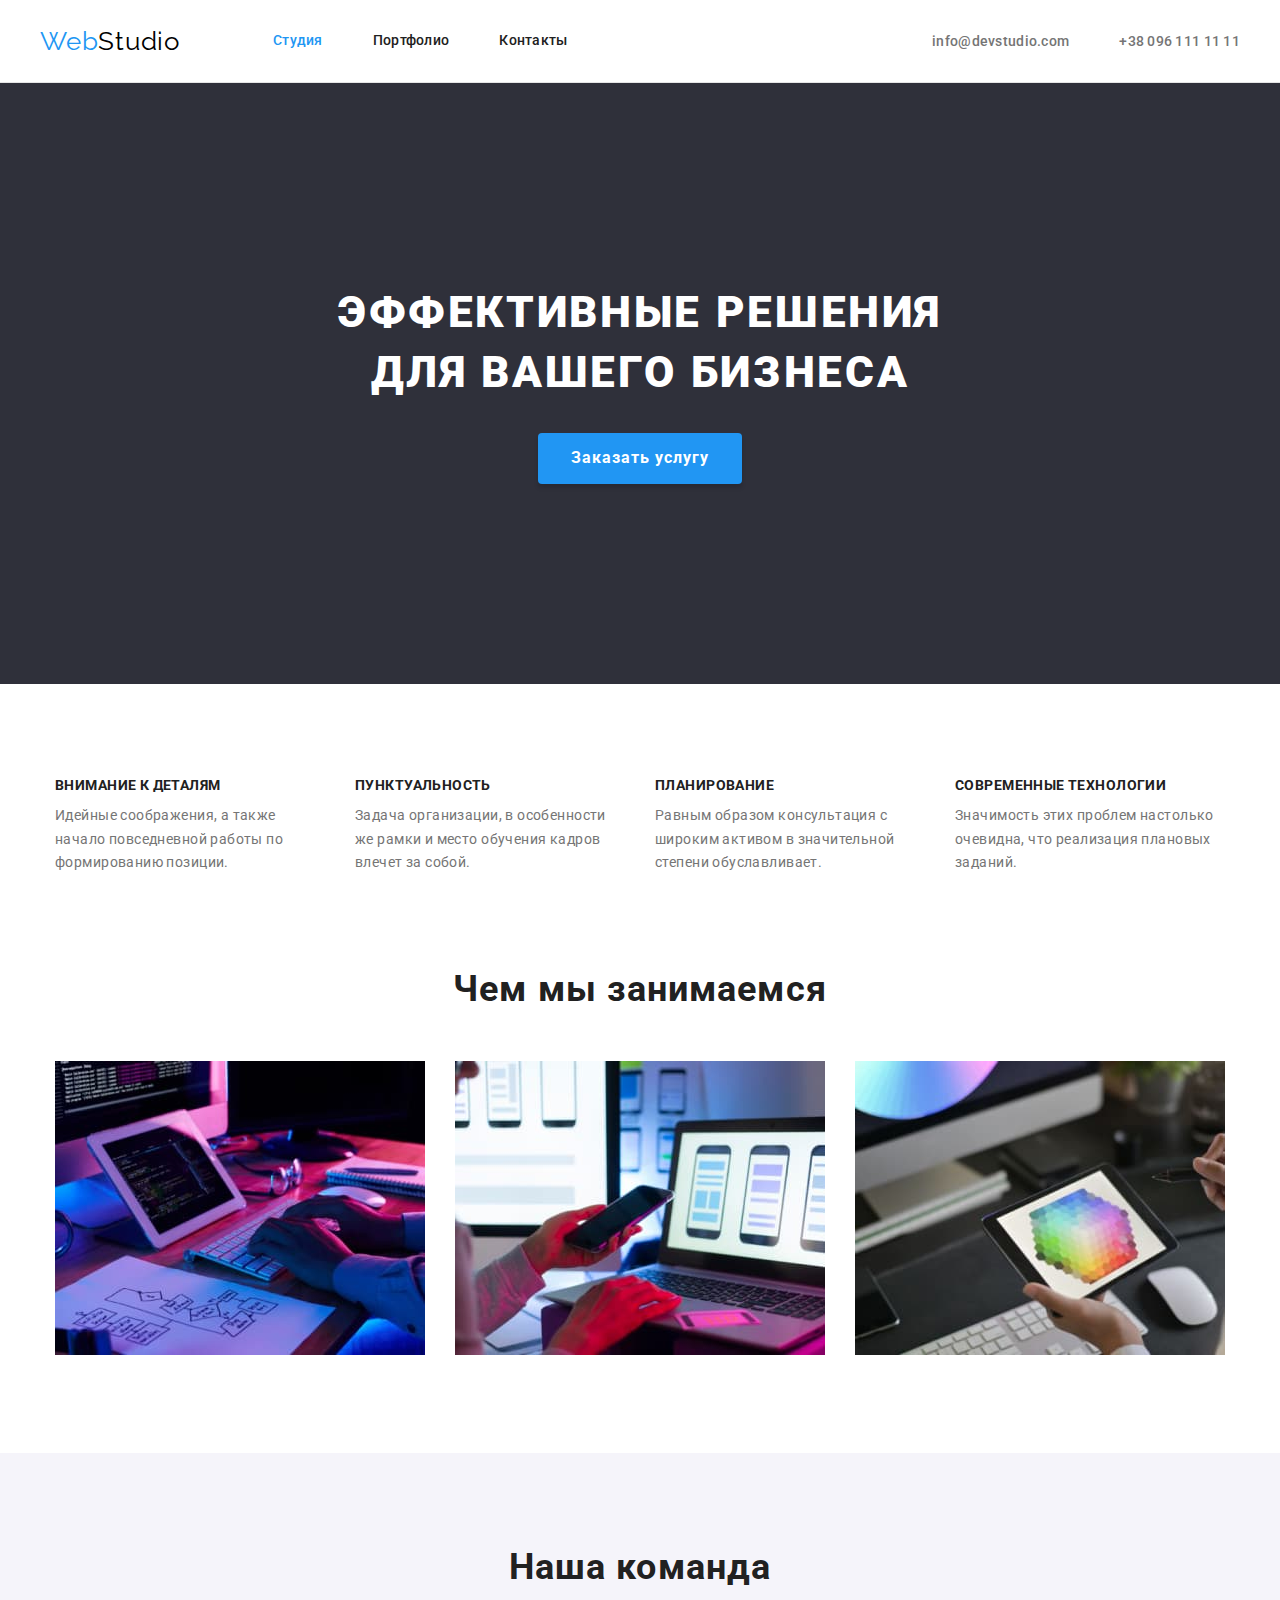
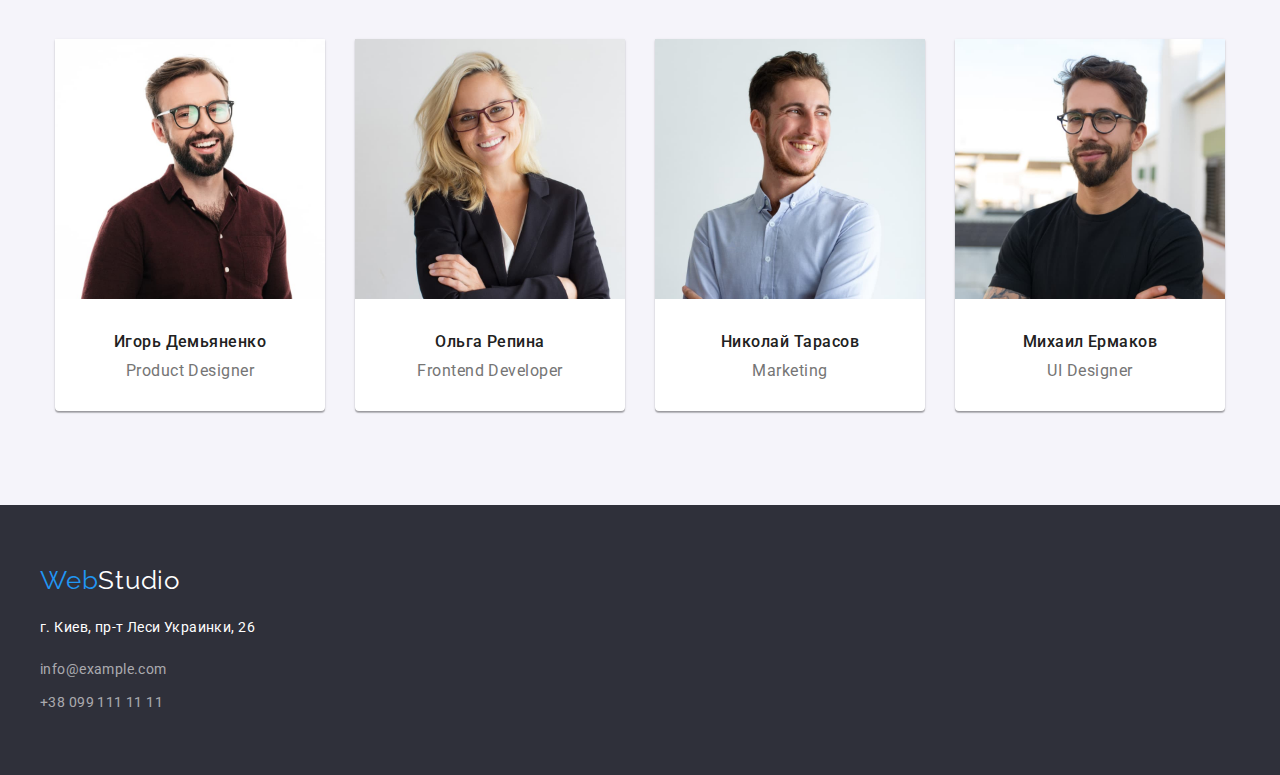
<file: index.html>
<!DOCTYPE html>
<html lang="en">
  <head>
    <meta charset="UTF-8" />
    <meta http-equiv="X-UA-Compatible" content="IE=edge" />
    <meta name="viewport" content="width=device-width, initial-scale=1.0" />
    <title>Document</title>
    <link rel="preconnect" href="https://fonts.googleapis.com" />
    <link rel="preconnect" href="https://fonts.gstatic.com" crossorigin />
    <link
      href="https://fonts.googleapis.com/css2?family=Raleway:wght@700&family=Roboto:wght@400;500;700;900&display=swap"
      rel="stylesheet"
    />
    <link
      rel="stylesheet"
      href="https://cdnjs.cloudflare.com/ajax/libs/modern-normalize/1.1.0/modern-normalize.min.css"
    />
    <link rel="stylesheet" href="./css/styles.css" />
  </head>

  <body>
    <!--Header-->
    <header class="hr-line">
      <div class="container navigation">
        <nav class="navigation">
          <a class="logo" href="/"><span class="web">Web</span>Studio</a>
          <ul class="site-nav list">
            <li class="item">
              <a class="site-nav-link current" href="">Студия</a>
            </li>
            <li class="item">
              <a class="site-nav-link" href="./portfolio.html">Портфолио</a>
            </li>
            <li class="item">
              <a class="site-nav-link" href="">Контакты</a>
            </li>
          </ul>
        </nav>

        <!--  Link to e-mail address -->

        <ul class="contacts list">
          <li class="item">
            <a class="header-contacts-info" href="mailto:info@devstudio.com"
              >info@devstudio.com</a
            >
          </li>
          <!-- Link to phone number  -->
          <li class="item">
            <a class="header-contacts-info" href="tel:+380961111111"
              >+38 096 111 11 11</a
            >
          </li>
        </ul>
      </div>
    </header>
    <!--Main-->
    <main>
      <!--Hero-->
      <section class="hero">
        <div class="hero-box">
          <h1 class="hero-title">
            Эффективные решения <br />
            для вашего бизнеса
          </h1>
          <button class="hero-button" type="button">Заказать услугу</button>
        </div>
      </section>

      <!--Advantages-->
      <section class="adv-section">
        <div class="container">
          <div class="">
            <ul class="advantages list">
              <li class="advantages-item">
                <h3 class="advantages-title">Внимание к деталям</h3>
                <p class="advantages-description">
                  Идейные соображения, а также начало повседневной работы по
                  формированию позиции.
                </p>
              </li>

              <li class="advantages-item">
                <h3 class="advantages-title">Пунктуальность</h3>
                <p class="advantages-description">
                  Задача организации, в особенности же рамки и место обучения
                  кадров влечет за собой.
                </p>
              </li>

              <li class="advantages-item">
                <h3 class="advantages-title">Планирование</h3>
                <p class="advantages-description">
                  Равным образом консультация с широким активом в значительной
                  степени обуславливает.
                </p>
              </li>

              <li class="advantages-item">
                <h3 class="advantages-title">Современные технологии</h3>
                <p class="advantages-description">
                  Значимость этих проблем настолько очевидна, что реализация
                  плановых заданий.
                </p>
              </li>
            </ul>
          </div>
        </div>
      </section>

      <!--Our business-->
      <section class="section">
        <div class="container">
          <h3 class="business-title">Чем мы занимаемся</h3>
          <ul class="business-img list">
            <li>
              <img
                src="images/box1.jpg"
                alt="human coding on tablet using keyboard"
                width="370"
              />
            </li>
            <li>
              <img
                class="business-distance"
                src="images/box2.jpg"
                alt="human holding telephone in left hand scrolling laptop with right hand "
                width="370"
              />
            </li>
            <li>
              <img
                src="images/box3.jpg"
                alt="human choosing color from color palette via ipad"
                width="370"
              />
            </li>
          </ul>
        </div>
      </section>

      <!--Our team-->
      <section class="team section">
        <div class="container">
          <h2 class="team-title">Наша команда</h2>
          <ul class="team-cards list">
            <li class="team-box">
              <img
                src="images/img.jpg"
                alt="man with dark hair, dark beard in red shirt and glasses  smiling"
                width="270"
              />
              <div class="member-container">
                <h3 class="team-name">Игорь Демьяненко</h3>
                <p class="team-pos">Product Designer</p>
              </div>
            </li>
            <li class="team-box">
              <img
                src="images/img2.jpg"
                alt="woman with blond hair glasses and black jacket smiling "
                width="270"
              />
              <div class="member-container">
                <h3 class="team-name">Ольга Репина</h3>
                <p class="team-pos">Frontend Developer</p>
              </div>
            </li>
            <li class="team-box">
              <img
                src="images/img3.jpg"
                alt="man with dark bristle and dark hair in blue shirt smiling"
                width="270"
              />
              <div class="member-container">
                <h3 class="team-name">Николай Тарасов</h3>
                <p class="team-pos">Marketing</p>
              </div>
            </li>
            <li class="team-box">
              <img
                src="images/img4.jpg"
                alt="man with dark hair, dark beard in black t-shirt and glasses  smiling"
                width="270"
              />
              <div class="member-container">
                <h3 class="team-name">Михаил Ермаков</h3>
                <p class="team-pos">UI Designer</p>
              </div>
            </li>
          </ul>
        </div>
      </section>
    </main>
    <!--Footer-->
    <footer class="footer">
      <div class="container">
        <div class="web-sudio">
          <a class="footer logo" href="/">
            <span class="web">Web</span>Studio</a
          >
        </div>
        <address>
          <ul class="adress-list list">
            <li>
              <a class="adress" href=""> г. Киев, пр-т Леси Украинки, 26</a>
            </li>
            <li class="contacts-distance">
              <a class="footer-contacts-info" href="mailto:info@example.com"
                >info@example.com</a
              >
            </li>
            <li class="">
              <a class="footer-contacts-info" href="+380991111111"
                >+38 099 111 11 11</a
              >
            </li>
          </ul>
        </address>
      </div>
    </footer>
  </body>
</html>
</file>
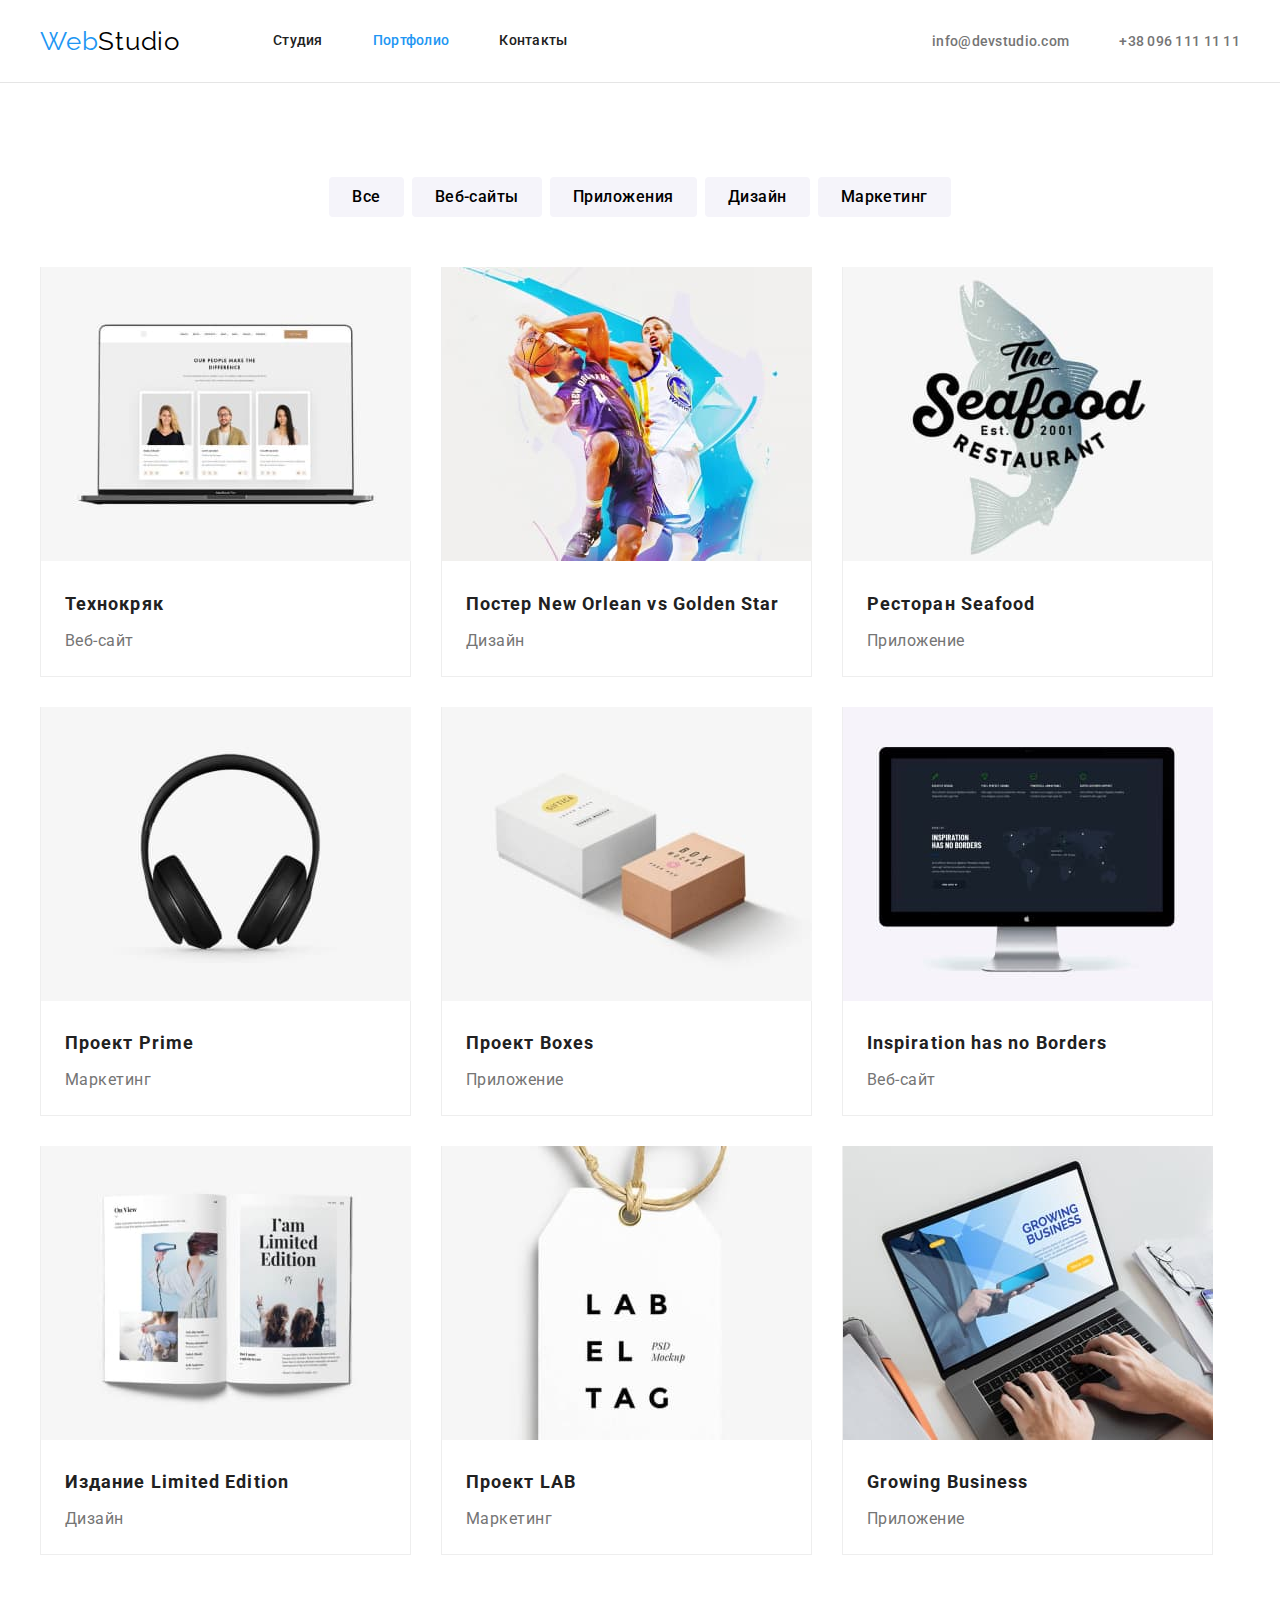
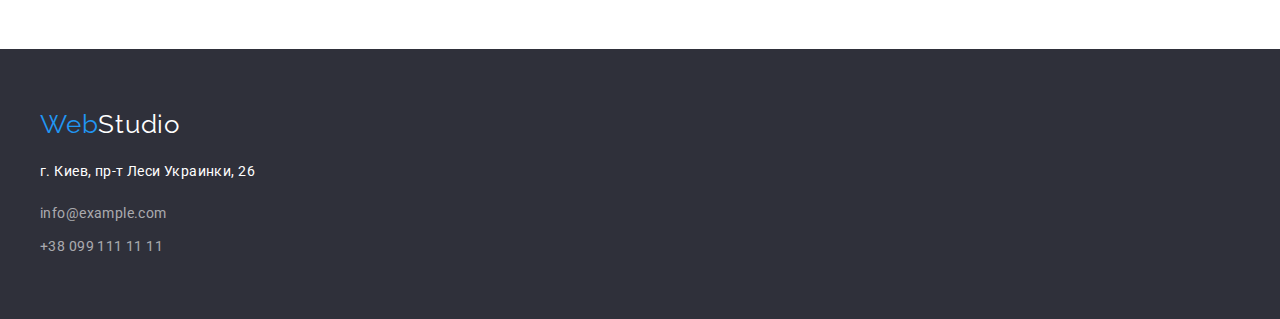
<file: portfolio.html>
<!DOCTYPE html>
<html lang="en">
  <head>
    <meta charset="UTF-8" />
    <meta http-equiv="X-UA-Compatible" content="IE=edge" />
    <meta name="viewport" content="width=device-width, initial-scale=1.0" />
    <title>Document</title>
    <link rel="preconnect" href="https://fonts.googleapis.com" />
    <link rel="preconnect" href="https://fonts.gstatic.com" crossorigin />
    <link
      href="https://fonts.googleapis.com/css2?family=Raleway:wght@700&family=Roboto:wght@400;500;700;900&display=swap"
      rel="stylesheet"
    />
    <link
      rel="stylesheet"
      href="https://cdnjs.cloudflare.com/ajax/libs/modern-normalize/1.1.0/modern-normalize.min.css"
    />
    <link rel="stylesheet" href="./css/styles.css" />
  </head>

  <body>
    <!--Header-->
    <header class="hr-line">
      <div class="container navigation">
        <nav class="navigation">
          <a class="logo" href="/"><span class="web">Web</span>Studio</a>
          <ul class="site-nav list">
            <li class="item">
              <a class="site-nav-link" href="./index.html">Студия</a>
            </li>
            <li class="item">
              <a class="site-nav-link current" href="">Портфолио</a>
            </li>
            <li class="item">
              <a class="site-nav-link" href="">Контакты</a>
            </li>
          </ul>
        </nav>

        <!--  Link to e-mail address -->

        <ul class="contacts list">
          <li class="item">
            <a class="header-contacts-info" href="mailto:info@devstudio.com"
              >info@devstudio.com</a
            >
          </li>
          <!-- Link to phone number  -->
          <li class="item">
            <a class="header-contacts-info" href="tel:+380961111111"
              >+38 096 111 11 11</a
            >
          </li>
        </ul>
      </div>
    </header>
    <!--Main-->
    <main>
      <!-- Projects -->
      <section class="section">
        <div class="container">
          <h1 class="examples">Примеры работ</h1>
          <!-- Buttons -->
          <ul class="buttons-list list">
            <li class="button-distance">
              <button class="button" type="button">Все</button>
            </li>
            <li class="button-distance">
              <button class="button" type="button">Веб-сайты</button>
            </li>
            <li class="button-distance">
              <button class="button" type="button">Приложения</button>
            </li>
            <li class="button-distance">
              <button class="button" type="button">Дизайн</button>
            </li>
            <li class="button-distance">
              <button class="button" type="button">Маркетинг</button>
            </li>
          </ul>
          <div class="projects-container">
            <ul class="project-list list">
              <li class="project-box">
                <a class="project-link" href=""
                  ><img src="images/port(1).jpg" alt="laptop" width="370" />
                  <div class="project-layout">
                    <h2 class="project-name">Технокряк</h2>
                    <p class="project-description">Веб-сайт</p>
                  </div>
                </a>
              </li>

              <li class="project-box">
                <a class="project-link" href=""
                  ><img
                    src="images/port(2).jpg"
                    alt="Poster New Orlean vs Golden Star"
                    width="370"
                  />
                  <div class="project-layout">
                    <h2 class="project-name">
                      Постер New Orlean vs Golden Star
                    </h2>
                    <p class="project-description">Дизайн</p>
                  </div>
                </a>
              </li>

              <li class="project-box">
                <a class="project-link" href=""
                  ><img
                    src="images/port(3).jpg"
                    alt="Logo of restaurant"
                    width="370"
                  />
                  <div class="project-layout">
                    <h2 class="project-name">Ресторан Seafood</h2>
                    <p class="project-description">Приложение</p>
                  </div>
                </a>
              </li>

              <li class="project-box">
                <a class="project-link" href=""
                  ><img src="images/port(4).jpg" alt="Headphones" width="370" />
                  <div class="project-layout">
                    <h2 class="project-name">Проект Prime</h2>
                    <p class="project-description">Маркетинг</p>
                  </div>
                </a>
              </li>

              <li class="project-box">
                <a class="project-link" href=""
                  ><img src="images/port(5).jpg" alt="Two boxes" width="370" />
                  <div class="project-layout">
                    <h2 class="project-name">Проект Boxes</h2>
                    <p class="project-description">Приложение</p>
                  </div>
                </a>
              </li>

              <li class="project-box">
                <a class="project-link" href="">
                  <img src="images/port(6).jpg" alt="Computer" width="370" />
                  <div class="project-layout">
                    <h2 class="project-name">Inspiration has no Borders</h2>
                    <p class="project-description">Веб-сайт</p>
                  </div>
                </a>
              </li>

              <li class="project-box">
                <a class="project-link" href=""
                  ><img src="images/port(7).jpg" alt="Book" width="370" />
                  <div class="project-layout">
                    <h2 class="project-name">Издание Limited Edition</h2>
                    <p class="project-description">Дизайн</p>
                  </div>
                </a>
              </li>

              <li class="project-box">
                <a class="project-link" href=""
                  ><img src="images/port(8).jpg" alt="Label tag" width="370" />
                  <div class="project-layout">
                    <h2 class="project-name">Проект LAB</h2>
                    <p class="project-description">Маркетинг</p>
                  </div>
                </a>
              </li>

              <li class="project-box">
                <a class="project-link" href=""
                  ><img
                    src="images/port(9).jpg"
                    alt="Human typing on laptop"
                    width="370"
                  />
                  <div class="project-layout">
                    <h2 class="project-name">Growing Business</h2>
                    <p class="project-description">Приложение</p>
                  </div>
                </a>
              </li>
            </ul>
          </div>
        </div>
      </section>
    </main>
    <!--Footer-->
    <footer class="footer">
      <div class="container">
        <a class="footer logo" href="/"> <span class="web">Web</span>Studio</a>
        <address>
          <ul class="adress-list list">
            <li>
              <a class="adress" href=""> г. Киев, пр-т Леси Украинки, 26</a>
            </li>
            <li class="contacts-distance">
              <a class="footer-contacts-info" href="mailto:info@example.com"
                >info@example.com</a
              >
            </li>
            <li class="">
              <a class="footer-contacts-info" href="+380991111111"
                >+38 099 111 11 11</a
              >
            </li>
          </ul>
        </address>
      </div>
    </footer>
  </body>
</html>
</file>
<file: css/styles.css>
:root {
  --primary-text-color: #212121;
  --secondary-text-color: #757575;
  --action-color: #2196f3;
  --primary-bg-color: #ffffff;
  --secondary-bg-color: #f5f4fa;
  --hero-color: #2f303a;
}
/* цвет основного текста #212121 */
/* цвет вторичного текста #757575 */
/* белый текст + фон #ffffff*/
/* вторичный цвет фона #F5F4FA  */
/* серый цвет почты и телефона в хувере rgba(255, 255, 255, 0.6); */
/* цвет акцент ( действия) #2196F3 */
/* Цвет героя #2F303A */

/* body */

body {
  margin: 0;
  color: var(--primary-text-color);
  background-color: var(--primary-bg-color);

  font-family: Roboto, sans-serif;
}

/* ul */

.container {
  width: 1230px;
  padding-left: 15px;
  padding-right: 15px;
  margin: 0 auto;
}

.list {
  list-style: none;
}

/* a */

a {
  text-decoration: none;
  font-style: normal;
}

h1,
h2,
h3,
p {
  margin: 0;
}

ul,
ol {
  margin: 0;
  padding: 0;
}

/* Nav */

.navigation {
  display: flex;
  align-items: center;
}

/* Logo */

.web {
  color: var(--action-color);
}

.logo {
  color: #000000;
  font-family: Raleway, sans-serif;
  text-decoration: none;
  font-size: 26px;
  line-height: 1.2;
  letter-spacing: 0.03em;
}

/*Site-nav */

.site-nav {
  display: flex;
  margin-left: 93px;
}

.site-nav .item + .item {
  margin-left: 50px;
}

.site-nav-link {
  display: block;
  padding-top: 32px;
  padding-bottom: 32px;

  color: var(--primary-text-color);
  font-weight: 500;
  font-size: 14px;
  line-height: 1.14;
  letter-spacing: 0.02em;
}

.site-nav-link:hover,
.header-contacts-info:hover,
.site-nav-link:focus,
.header-contacts-info:focus {
  color: var(--action-color);
}

.site-nav-link.current {
  color: var(--action-color);
}

.hr-line {
  border-bottom: 1px solid #e5e5e5;
}

/* Header contacts */

.contacts {
  display: flex;
  margin-left: auto;
}

.header-contacts-info {
  color: var(--secondary-text-color);
  font-weight: 500;
  font-size: 14px;
  line-height: 1.14;
  letter-spacing: 0.02em;
}

.contacts .item {
  padding-top: 32px;
  padding-bottom: 32px;
}

.contacts .item + .item {
  margin-left: 50px;
}

/* Hero */

.hero {
  color: var(--primary-bg-color);
  background-color: var(--hero-color);
  text-align: center;
  padding-top: 200px;
  padding-bottom: 200px;
}

.hero-box {
  min-width: 696px;
}

.hero-title {
  font-weight: 900;
  font-size: 44px;
  line-height: 1.36;
  text-align: center;

  letter-spacing: 0.06em;
  text-transform: uppercase;

  margin-bottom: 30px;
}

.hero-button {
  padding: 10px 32px;
  border-radius: 4px;
  border: 1px solid transparent;

  color: var(--primary-bg-color);
  background-color: var(--action-color);
  box-shadow: 0px 4px 4px rgba(0, 0, 0, 0.15);
  font-weight: 700;

  font-family: inherit;
  font-size: 16px;
  line-height: 1.8;
  text-align: center;
  letter-spacing: 0.06em;

  cursor: pointer;
}

/* Advantages */

.advantages {
  display: flex;
  justify-content: center;
}

.advantages .advantages-item:not(:last-child) {
  margin-right: 30px;
}

.advantages-item {
  width: 270px;
}

.advantages-title {
  font-weight: bold;
  font-size: 14px;
  line-height: 1.14;
  letter-spacing: 0.03em;
  text-transform: uppercase;
}

.advantages-description {
  color: var(--secondary-text-color);

  font-size: 14px;
  line-height: 1.7;
  letter-spacing: 0.03em;

  margin-top: 10px;
}

/* Business,Team , Projects */

.business-img {
  display: flex;
  justify-content: center;
}

.business-distance {
  margin-left: 30px;
  margin-right: 30px;
}
.examples {
  position: absolute;
  white-space: nowrap;
  width: 1px;
  height: 1px;
  overflow: hidden;
  border: 0;
  padding: 0;
  clip: rect(0 0 0 0);
  clip-path: inset(50%);
  margin: -1px;
}

.business-title {
  margin-bottom: 50px;
}

.team-title,
.business-title {
  font-weight: bold;
  font-size: 36px;
  line-height: 1.16;
  text-align: center;
  letter-spacing: 0.03em;
}

.member-container {
  padding-top: 30px;
  padding-bottom: 30px;
}

.team-cards {
  display: flex;
  justify-content: center;
}

.team-box {
  box-shadow: 0px 1px 3px rgba(0, 0, 0, 0.12), 0px 1px 1px rgba(0, 0, 0, 0.14),
    0px 2px 1px rgba(0, 0, 0, 0.2);
  border-radius: 0px 0px 4px 4px;
}

.team-cards .team-box:not(:last-child) {
  margin-right: 30px;
}

.team-box {
  width: 270px;
}

.team-title {
  margin-bottom: 50px;
}

.team {
  background-color: var(--secondary-bg-color);
}

.team-name {
  margin-bottom: 10px;
  font-weight: 500;
  font-size: 16px;
  line-height: 1.18;
  text-align: center;
  letter-spacing: 0.03em;
}

.team-pos,
.project-description {
  color: var(--secondary-text-color);
}

.team-pos {
  /* margin-top: 10px;
  margin-bottom: 30px; */

  font-size: 16px;
  line-height: 1.18;
  text-align: center;
  letter-spacing: 0.03em;
}

.project-name {
  color: var(--primary-text-color);

  font-weight: 700;
  font-size: 18px;
  line-height: 2;
  letter-spacing: 0.06em;
}

.project-description {
  font-size: 16px;
  line-height: 1.87;
  letter-spacing: 0.03em;
}

.team-box,
.project-box {
  background-color: var(--primary-bg-color);
}

/* Footer */

.footer {
  padding-top: 60px;
  padding-bottom: 60px;
  background-color: var(--hero-color);
}

.footer .logo {
  color: var(--primary-bg-color);
}

.contacts-distance {
  margin-top: 9px;
  margin-bottom: 9px;
}

.adress {
  display: inline-block;
  margin-top: 20px;
  margin-bottom: 9px;
  color: var(--primary-bg-color);

  font-size: 14px;
  line-height: 1.71;
  letter-spacing: 0.03em;
}

.footer-contacts-info {
  color: rgba(255, 255, 255, 0.6);
  font-size: 14px;
  line-height: 1.71;
  letter-spacing: 0.03em;
}

.site-nav-link:hover,
.footer-contacts-info:hover,
.site-nav-link:focus,
.footer-contacts-info:focus {
  color: var(--action-color);
}

/* Portfolio buttons */

.buttons-list {
  display: flex;
  justify-content: center;
  margin-bottom: 50px;
}

.buttons-list .button-distance:not(:first-child) {
  margin-left: 8px;
}

.button {
  background-color: var(--secondary-bg-color);
  border-radius: 4px;
  padding: 6px 22px;
  text-align: center;
  border: 1px solid transparent;

  font-family: inherit;
  font-weight: 500;
  font-size: 16px;
  line-height: 1.62;
  letter-spacing: 0.03em;

  cursor: pointer;
}

.button:hover,
.button:focus {
  color: var(--primary-bg-color);
  background-color: var(--action-color);
}

.section {
  padding: 94px 0px 94px 0px;
}

.adv-section {
  padding-top: 94px;
}

.project-list {
  display: flex;
  flex-wrap: wrap;
}

.project-box {
  width: 371px;
  margin-right: 30px;
  margin-bottom: 30px;
  border-bottom: 1px solid #eeeeee;
  border-left: 1px solid #eeeeee;
  border-right: 1px solid #eeeeee;
}

.project-box:nth-child(3n) {
  margin-right: 0px;
}

.project-box:nth-last-child(-n + 3) {
  margin-bottom: 0;
}

.project-name {
  margin-bottom: 4px;
}

.project-layout {
  padding: 20px 24px;
}

/* .project-description {
  margin: 4px 24px 20px 24px;
} */
</file>
